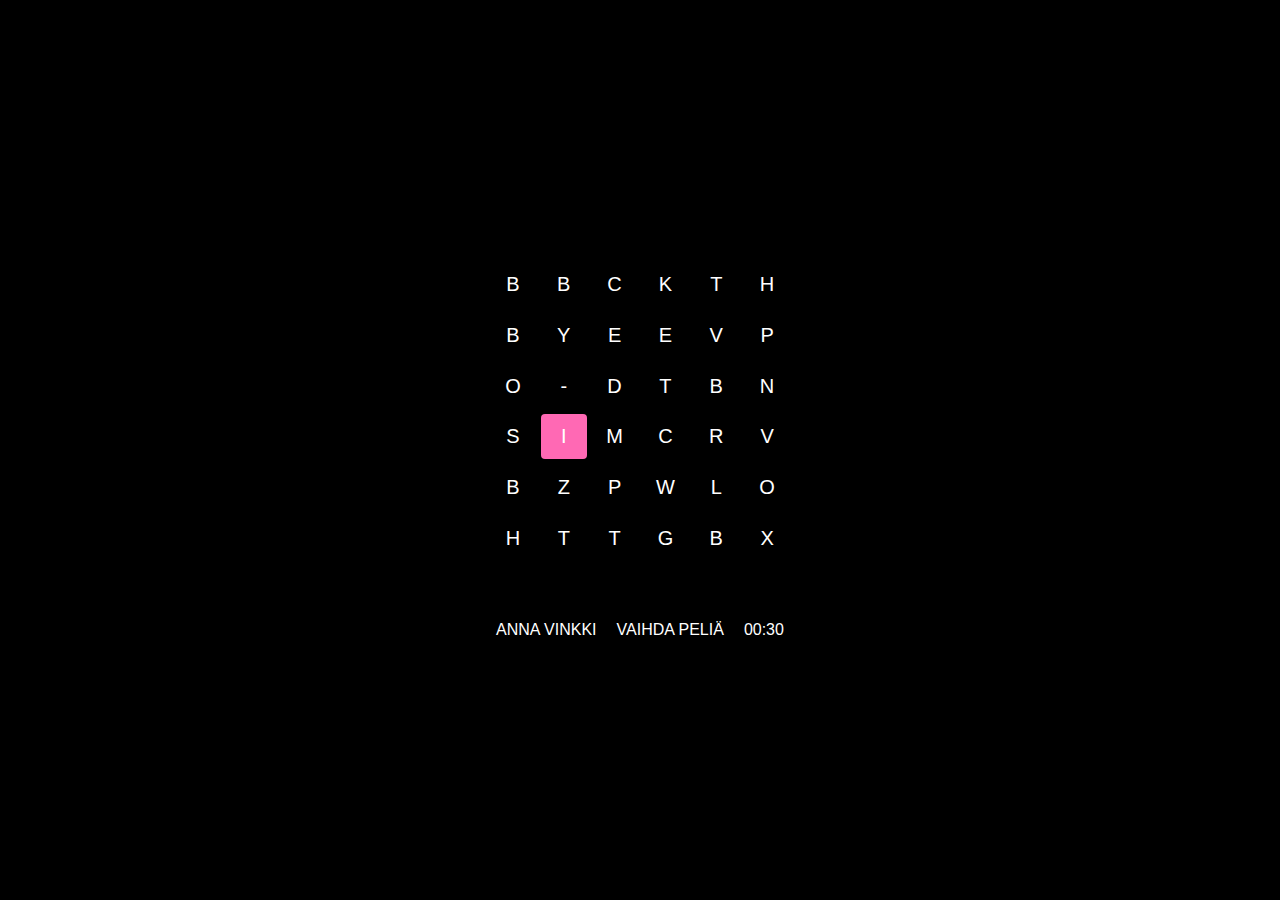
<file: index.html>
<!DOCTYPE html>
<html lang="fi">
<head>
    <meta charset="UTF-8">
    <meta name="viewport" content="width=device-width, initial-scale=1.0">
    <title>BoobsBuzz</title>
    <style>
        body {
            background-color: black;
            color: white;
            display: flex;
            flex-direction: column;
            align-items: center;
            justify-content: center;
            min-height: 100vh;
            margin: 0;
            font-family: Arial, sans-serif;
        }
        #puzzle {
            display: grid;
            grid-template-columns: repeat(6, 1fr);
            grid-gap: 5px;
            margin-bottom: 20px;
            width: 100%;
            max-width: 300px;
            position: relative;
        }
        .grid-item {
            width: 100%;
            padding-top: 100%;
            position: relative;
            background-color: black;
            cursor: pointer;
            transition: background-color 0.5s;
            border-radius: 4px;
        }
        .grid-item span {
            position: absolute;
            top: 50%;
            left: 50%;
            transform: translate(-50%, -50%);
            text-transform: uppercase;
            font-size: 20px;
            transition: color 0.5s;
        }
        .grid-item.clicked {
            background-color: #FF69B4;
        }
        .grid-item.wrong {
            background-color: rgba(255, 255, 255, 0.3);
        }
        @keyframes flash {
            0%, 100% { background-color: #FF69B4; }
            50% { background-color: transparent; }
        }
        .flash {
            animation: flash 0.2s 3;
        }
        @keyframes flashGrid {
            0%, 100% { background-color: #FF69B4; }
            50% { background-color: black; }
        }
        .flash-grid {
            animation: flashGrid 0.5s 1;
        }
        @keyframes moveUp {
            0% { transform: translate(0, 0); }
            100% { transform: translate(0, -50px); }
        }
        .move-up {
            animation: moveUp 1s forwards;
        }
        #found-word {
            position: absolute;
            top: -50px;
            left: 50%;
            transform: translateX(-50%);
            display: flex;
            visibility: hidden;
        }
        #found-word span {
            font-size: 24px;
            color: #FF69B4;
            margin: 0 5px;
        }
        #message-container {
            text-align: center;
            margin-top: 40px;
        }
        #link-container {
            font-size: 16px;
            color: gray;
            display: flex;
            justify-content: center;
            align-items: center;
        }
        #hint-button, #change-game-button {
            margin: 0 10px;
            cursor: pointer;
            color: white;
        }
        #change-game-button a {
            text-decoration: none;
            color: white;
        }
        #change-game-button a:hover {
            text-decoration: none;
        }
        #timer {
            margin: 0 10px;
            color: white;
        }
        a {
            color: white;
            text-decoration: none;
        }
        a:hover {
            text-decoration: underline;
        }
        .image-page {
            background-color: white;
            width: 100%;
            height: 100vh;
            display: flex;
            flex-direction: column;
            align-items: center;
            justify-content: flex-start;
            padding-top: 60px;
            position: relative;
        }
        .image-container {
            width: 400px;
            height: 400px;
            position: relative;
            overflow: hidden;
            display: flex;
            align-items: center;
            justify-content: center;
        }
        .zoom-image {
            position: absolute;
            top: 50%;
            left: 50%;
            transform: translate(-50%, -50%);
            width: 100%;
            height: 100%;
            object-fit: cover;
            transition: transform 2.5s, filter 1s;
        }
        @keyframes zoomIn {
            0% {
                transform: translate(-50%, -50%) scale(1) rotate(0deg);
                filter: blur(0);
            }
            85% {
                transform: translate(var(--targetX), var(--targetY)) scale(1.25) rotate(1deg);
                filter: blur(3px);
            }
            100% {
                transform: translate(var(--targetX), var(--targetY)) scale(1.05) rotate(0deg);
                filter: blur(0);
            }
        }
        .links-container {
            width: 400px;
            display: flex;
            justify-content: flex-end;
            margin-top: 20px;
        }
        .links-container a, .links-container div {
            font-size: 14px;
            color: black;
            text-decoration: none;
            margin-right: 10px;
        }
        .links-container div {
            cursor: pointer;
        }
        .gray-borders {
            position: absolute;
            top: 0;
            bottom: 0;
            width: 200px;
            background-color: #333;
        }
        .left-border {
            left: 0;
        }
        .right-border {
            right: 0;
        }
        .zoom-coordinates {
            margin-top: 20px;
            font-size: 16px;
            color: black;
        }
        .play-again-icon {
            width: 50px;
            height: 50px;
            background: url('play_icon.png') no-repeat center center;
            background-size: contain;
            cursor: pointer;
            position: absolute;
            bottom: 20px;
            right: 20px;
        }
    </style>
</head>
<body>
    <div id="puzzle">
        <!-- Puzzle items will be generated here -->
    </div>
    <div id="found-word"></div>
    <div id="message-container">
        <div id="link-container">
            <div id="hint-button" onclick="giveHint()">ANNA VINKKI</div>
            <div id="change-game-button"><a href="https://helkorn.github.io/wordporn/">VAIHDA PELIÄ</a></div>
            <div id="timer">00:30</div>
        </div>
    </div>

    <script>
        const gridElement = document.getElementById('puzzle');
        const foundWordElement = document.getElementById('found-word');
        const hintButton = document.getElementById('hint-button');
        const messageContainer = document.getElementById('message-container');
        let timerElement = document.getElementById('timer');
        let wrongClicks = 0;
        let timerInterval;
        let wordPositions = [];
        let hintCount = 0;

        hintButton.addEventListener('click', giveHint);

        async function fetchWord() {
            const response = await fetch('boobsmap.csv');
            const text = await response.text();
            const lines = text.split('\n').slice(1); // Skip the header
            const words = lines.map(line => line.split(',')[0].trim()).filter(word => word.length > 0);
            return words[Math.floor(Math.random() * words.length)];
        }

        async function fetchZoomData() {
            const response = await fetch('boobsmap.csv');
            const text = await response.text();
            const lines = text.split('\n').slice(1); // Skip the header
            const data = lines.map(line => {
                const [image_name, width, height, coord_x, coord_y, percent_x, percent_y] = line.split(',');
                return { image_name, percent_x: parseFloat(percent_x), percent_y: parseFloat(percent_y) };
            });
            return data;
        }

        async function createGrid() {
            const word = await fetchWord();
            wordPositions = [];

            let grid = [];
            for (let i = 0; i < 6; i++) {
                grid[i] = [];
                for (let j = 0; j < 6; j++) {
                    grid[i][j] = getRandomLetter();
                }
            }

            let startX = Math.floor(Math.random() * 6);
            let startY = Math.floor(Math.random() * 6);

            let directions = [[0, 1], [1, 0], [0, -1], [-1, 0]];
            let positions = [{ x: startX, y: startY }];
            grid[startY][startX] = word.charAt(0).toUpperCase();

            for (let i = 1; i < word.length; i++) {
                let lastPos = positions[positions.length - 1];
                let possibleDirections = directions.filter(dir => {
                    let newX = lastPos.x + dir[0];
                    let newY = lastPos.y + dir[1];
                    return newX >= 0 && newX < 6 && newY >= 0 && newY < 6 && !positions.some(pos => pos.x === newX && pos.y === newY);
                });

                if (possibleDirections.length === 0) break;

                let dir = possibleDirections[Math.floor(Math.random() * possibleDirections.length)];
                let newX = lastPos.x + dir[0];
                let newY = lastPos.y + dir[1];

                grid[newY][newX] = word.charAt(i).toUpperCase();
                positions.push({ x: newX, y: newY });
            }

            wordPositions = positions;
            return { grid, word, positions, startX, startY };
        }

        async function initGame() {
            clearInterval(timerInterval); // Ensure any previous timers are cleared
            gridElement.innerHTML = '';
            foundWordElement.innerHTML = '';
            messageContainer.innerHTML = `
                <div id="link-container">
                    <div id="hint-button" onclick="giveHint()">ANNA VINKKI</div>
                    <div id="change-game-button"><a href="https://helkorn.github.io/wordporn/">VAIHDA PELIÄ</a></div>
                    <div id="timer">00:30</div>
                </div>
            `;
            timerElement = document.querySelector('#timer'); // Use querySelector to get the timer element
            if (!timerElement) {
                console.error("Timer element not found");
                return;
            }
            hintButton.style.color = 'white';
            hintButton.style.cursor = 'pointer';
            const { grid, word, positions, startX, startY } = await createGrid();
            let foundLetters = 0;

            grid.forEach((row, rowIndex) => {
                row.forEach((letter, colIndex) => {
                    const cell = document.createElement('div');
                    cell.classList.add('grid-item');
                    cell.innerHTML = `<span>${letter}</span>`;
                    cell.dataset.letter = letter;
                    cell.dataset.row = rowIndex;
                    cell.dataset.col = colIndex;
                    cell.addEventListener('click', () => handleCellClick(cell, word.toUpperCase(), positions));
                    gridElement.appendChild(cell);
                });
            });

            const firstCell = [...gridElement.children].find(cell => 
                parseInt(cell.dataset.row) === startY && parseInt(cell.dataset.col) === startX
            );
            firstCell.classList.add('clicked');
            firstCell.dataset.found = true;
            foundLetters++;

            startTimer(word);
        }

        function handleCellClick(cell, word, positions) {
            const letter = cell.dataset.letter;
            const currentIndex = [...gridElement.children].filter(c => c.classList.contains('clicked')).length;

            if (cell.classList.contains('clicked')) {
                return;
            }

            const lastPos = positions[currentIndex - 1];
            const row = parseInt(cell.dataset.row);
            const col = parseInt(cell.dataset.col);

            if (isAdjacent(lastPos, { x: col, y: row }) && letter === word[currentIndex].toUpperCase()) {
                cell.classList.add('clicked');
                if (currentIndex + 1 === word.length) {
                    setTimeout(() => {
                        animateFoundWord(word);
                        setTimeout(() => {
                            showImage(word);
                        }, 1000);
                    }, 500);
                }
            } else {
                cell.classList.add('wrong');
                wrongClicks++;
                setTimeout(() => {
                    cell.classList.remove('wrong');
                }, 300);
            }
        }

        function isAdjacent(pos1, pos2) {
            return (Math.abs(pos1.x - pos2.x) + Math.abs(pos1.y - pos2.y)) === 1;
        }

        function animateFoundWord(word) {
            const clickedCells = [...gridElement.children].filter(cell => cell.classList.contains('clicked'));
            clickedCells.forEach(cell => {
                cell.classList.add('flash');
            });

            setTimeout(() => {
                clickedCells.forEach((cell, index) => {
                    cell.classList.add('move-up');
                    cell.style.setProperty('--index', index);
                    const letterSpan = document.createElement('span');
                    letterSpan.textContent = cell.dataset.letter;
                    foundWordElement.appendChild(letterSpan);
                });
                foundWordElement.style.visibility = 'visible';
            }, 600);
        }

        function startTimer(word) {
            let timeLeft = 30;
            timerElement = document.querySelector('#timer'); // Use querySelector to get the timer element
            if (!timerElement) {
                console.error("Timer element not found");
                return;
            }
            timerElement.textContent = `00:${timeLeft < 10 ? '0' + timeLeft : timeLeft}`;
            clearInterval(timerInterval);
            timerInterval = setInterval(() => {
                timeLeft--;
                timerElement.textContent = `00:${timeLeft < 10 ? '0' + timeLeft : timeLeft}`;
                if (timeLeft <= 0) {
                    clearInterval(timerInterval);
                    flashGridAndRestart();
                }
            }, 1000);
        }

        function flashGridAndRestart() {
            gridElement.classList.add('flash-grid');
            setTimeout(() => {
                gridElement.classList.remove('flash-grid');
                initGame();
            }, 500);
        }

        function giveHint() {
            if (hintCount >= 3) {
                hintButton.style.color = 'gray';
                hintButton.style.cursor = 'not-allowed';
                return;
            }
            const currentIndex = [...gridElement.children].filter(c => c.classList.contains('clicked')).length;
            const nextPos = wordPositions[currentIndex];

            if (nextPos) {
                const nextCell = [...gridElement.children].find(cell => 
                    parseInt(cell.dataset.row) === nextPos.y && parseInt(cell.dataset.col) === nextPos.x
                );
                nextCell.classList.add('clicked');
                nextCell.dataset.found = true;
                hintCount++;

                if (hintCount >= 3) {
                    hintButton.style.color = 'gray';
                    hintButton.style.cursor = 'not-allowed';
                }
            }
        }

        function getRandomLetter() {
            const letters = 'ABCDEFGHIJKLMNOPQRSTUVWXYZÄÖ';
            return letters[Math.floor(Math.random() * letters.length)];
        }

        async function showImage(word) {
            const zoomData = await fetchZoomData();
            const imageZoom = zoomData.find(data => data.image_name.toLowerCase() === word.toLowerCase());
            const targetX = imageZoom ? -imageZoom.percent_x : -50;
            const targetY = imageZoom ? -imageZoom.percent_y : -50;

            document.body.innerHTML = `
                <div class="image-page">
                    <div class="gray-borders left-border"></div>
                    <div class="gray-borders right-border"></div>
                    <div class="image-container">
                        <img id="mainImage" class="zoom-image" src="titpics/${word.toLowerCase()}.png" style="--targetX: ${targetX}%; --targetY: ${targetY}%; transform: translate(-50%, -50%);">
                    </div>
                    <div id="playAgain" class="play-again-icon"></div>
                </div>
            `;

            const mainImage = document.getElementById('mainImage');

            // Start zoom animation
            setTimeout(() => {
                mainImage.style.animation = 'zoomIn 2.5s forwards';
            }, 1000); // Start after 1 second

            // Ensure the play-again icon is linked to the correct URL
            const playAgainIcon = document.getElementById('playAgain');
            playAgainIcon.addEventListener('click', () => {
                console.log("Play again button clicked!");
                window.location.href = 'https://helkorn.github.io/boobsbuzz/'; // Redirect to the main page
            });
        }

        document.addEventListener('DOMContentLoaded', (event) => {
            initGame();
        });

    </script>
</body>
</html>


    </script>
</body>
</html>
</file>
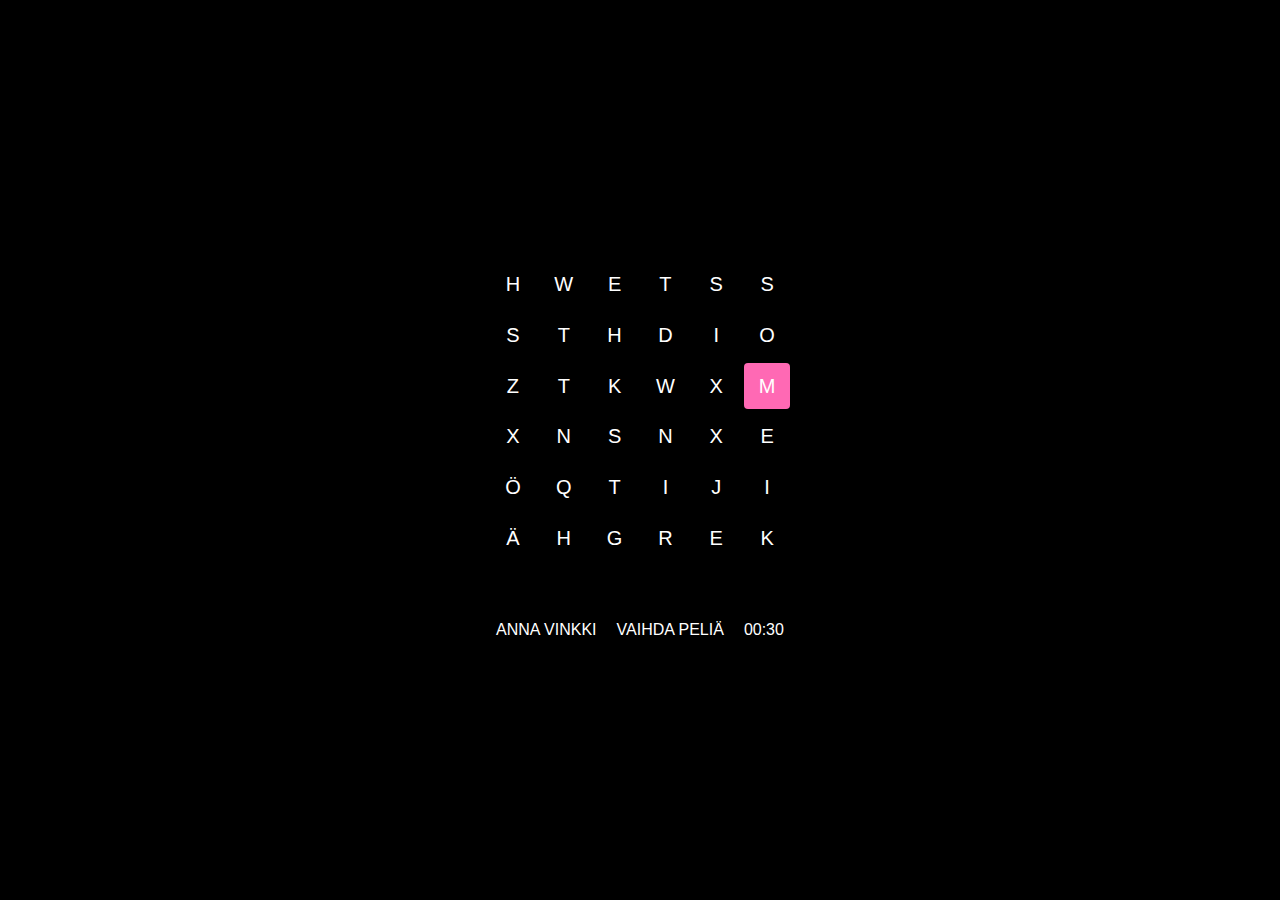
<file: boobsbuzz.html>
<!DOCTYPE html>
<html lang="fi">
<head>
    <meta charset="UTF-8">
    <meta name="viewport" content="width=device-width, initial-scale=1.0">
    <title>BoobsBuzz</title>
    <style>
        body {
            background-color: black;
            color: white;
            display: flex;
            flex-direction: column;
            align-items: center;
            justify-content: center;
            min-height: 100vh;
            margin: 0;
            font-family: Arial, sans-serif;
        }
        #puzzle {
            display: grid;
            grid-template-columns: repeat(6, 1fr);
            grid-gap: 5px;
            margin-bottom: 20px;
            width: 100%;
            max-width: 300px;
            position: relative;
        }
        .grid-item {
            width: 100%;
            padding-top: 100%;
            position: relative;
            background-color: black;
            cursor: pointer;
            transition: background-color 0.5s;
            border-radius: 4px;
        }
        .grid-item span {
            position: absolute;
            top: 50%;
            left: 50%;
            transform: translate(-50%, -50%);
            text-transform: uppercase;
            font-size: 20px;
            transition: color 0.5s;
        }
        .grid-item.clicked {
            background-color: #FF69B4;
        }
        .grid-item.wrong {
            background-color: rgba(255, 255, 255, 0.3);
        }
        @keyframes flash {
            0%, 100% { background-color: #FF69B4; }
            50% { background-color: transparent; }
        }
        .flash {
            animation: flash 0.2s 3;
        }
        @keyframes flashGrid {
            0%, 100% { background-color: #FF69B4; }
            50% { background-color: black; }
        }
        .flash-grid {
            animation: flashGrid 0.5s 1;
        }
        @keyframes moveUp {
            0% { transform: translate(0, 0); }
            100% { transform: translate(0, -50px); }
        }
        .move-up {
            animation: moveUp 1s forwards;
        }
        #found-word {
            position: absolute;
            top: -50px;
            left: 50%;
            transform: translateX(-50%);
            display: flex;
            visibility: hidden;
        }
        #found-word span {
            font-size: 24px;
            color: #FF69B4;
            margin: 0 5px;
        }
        #message-container {
            text-align: center;
            margin-top: 40px;
        }
        #link-container {
            font-size: 16px;
            color: gray;
            display: flex;
            justify-content: center;
            align-items: center;
        }
        #hint-button, #change-game-button {
            margin: 0 10px;
            cursor: pointer;
            color: white;
        }
        #change-game-button a {
            text-decoration: none;
            color: white;
        }
        #change-game-button a:hover {
            text-decoration: none;
        }
        #timer {
            margin: 0 10px;
            color: white;
        }
        a {
            color: white;
            text-decoration: none;
        }
        a:hover {
            text-decoration: underline;
        }
        .image-page {
            background-color: white;
            width: 100%;
            height: 100vh;
            display: flex;
            flex-direction: column;
            align-items: center;
            justify-content: flex-start;
            padding-top: 60px;
            position: relative;
        }
        .image-container {
            width: 400px;
            height: 400px;
            position: relative;
            overflow: hidden;
            display: flex;
            align-items: center;
            justify-content: center;
        }
        .blur-background {
            position: absolute;
            width: 100%;
            height: 100%;
            overflow: hidden;
        }
        .blur-background img {
            position: absolute;
            top: 50%;
            left: 50%;
            transform: translate(-50%, -50%);
            width: 100%;
            height: 100%;
            object-fit: cover;
            filter: blur(20px);
        }
        .zoom-image {
            position: absolute;
            top: 50%;
            left: 50%;
            transform: translate(-50%, -50%);
            width: 100%;
            height: 100%;
            object-fit: cover;
            transition: transform 2.5s, filter 1s;
        }
        @keyframes zoomIn {
            0% {
                transform: translate(-50%, -50%) scale(1) rotate(0deg);
                filter: blur(0);
            }
            85% {
                transform: translate(-50%, -50%) scale(1.25) rotate(1deg);
                filter: blur(3px);
            }
            100% {
                transform: translate(-50%, -50%) scale(1.05) rotate(0deg);
                filter: blur(0);
            }
        }
        .links-container {
            width: 400px;
            display: flex;
            justify-content: flex-end;
            margin-top: 20px;
        }
        .links-container a, .links-container div {
            font-size: 14px;
            color: black;
            text-decoration: none;
            margin-right: 10px;
        }
        .links-container div {
            cursor: pointer;
        }
        .gray-borders {
            position: absolute;
            top: 0;
            bottom: 0;
            width: 200px;
            background-color: #333;
        }
        .left-border {
            left: 0;
        }
        .right-border {
            right: 0;
        }
        .zoom-coordinates {
            margin-top: 20px;
            font-size: 16px;
            color: black;
        }
    </style>
</head>
<body>
    <div id="puzzle">
        <!-- Puzzle items will be generated here -->
    </div>
    <div id="found-word"></div>
    <div id="message-container">
        <div id="link-container">
            <div id="hint-button" onclick="giveHint()">ANNA VINKKI</div>
            <div id="change-game-button"><a href="../wordporn.html">VAIHDA PELIÄ</a></div>
            <div id="timer">00:30</div>
        </div>
    </div>

    <script>
        const gridElement = document.getElementById('puzzle');
        const foundWordElement = document.getElementById('found-word');
        const hintButton = document.getElementById('hint-button');
        const messageContainer = document.getElementById('message-container');
        let timerElement = document.getElementById('timer');
        let wrongClicks = 0;
        let timerInterval;
        let wordPositions = [];
        let hintCount = 0;

        hintButton.addEventListener('click', giveHint);

        async function fetchWord() {
            const response = await fetch('../melonit.csv');
            const text = await response.text();
            const words = text.split('\n').map(word => word.trim()).filter(word => word.length > 0);
            return words[Math.floor(Math.random() * words.length)];
        }

        async function fetchZoomData() {
            const response = await fetch('../boobsmap.csv');
            const text = await response.text();
            const lines = text.split('\n').slice(1); // Skip the header
            const data = lines.map(line => {
                const [image_name, width, height, coord_x, coord_y, percent_x, percent_y] = line.split(',');
                return { image_name, percent_x: parseFloat(percent_x), percent_y: parseFloat(percent_y) };
            });
            return data;
        }

        async function createGrid() {
            const word = (await fetchWord());
            wordPositions = [];

            let grid = [];
            for (let i = 0; i < 6; i++) {
                grid[i] = [];
                for (let j = 0; j < 6; j++) {
                    grid[i][j] = getRandomLetter();
                }
            }

            let startX = Math.floor(Math.random() * 6);
            let startY = Math.floor(Math.random() * 6);

            let directions = [[0, 1], [1, 0], [0, -1], [-1, 0]];
            let positions = [{ x: startX, y: startY }];
            grid[startY][startX] = word.charAt(0).toUpperCase();

            for (let i = 1; i < word.length; i++) {
                let lastPos = positions[positions.length - 1];
                let possibleDirections = directions.filter(dir => {
                    let newX = lastPos.x + dir[0];
                    let newY = lastPos.y + dir[1];
                    return newX >= 0 && newX < 6 && newY >= 0 && newY < 6 && !positions.some(pos => pos.x === newX && pos.y === newY);
                });

                if (possibleDirections.length === 0) break;

                let dir = possibleDirections[Math.floor(Math.random() * possibleDirections.length)];
                let newX = lastPos.x + dir[0];
                let newY = lastPos.y + dir[1];

                grid[newY][newX] = word.charAt(i).toUpperCase();
                positions.push({ x: newX, y: newY });
            }

            wordPositions = positions;
            return { grid, word, positions, startX, startY };
        }

        async function initGame() {
            gridElement.innerHTML = '';
            foundWordElement.innerHTML = '';
            messageContainer.innerHTML = `
                <div id="link-container">
                    <div id="hint-button" onclick="giveHint()">ANNA VINKKI</div>
                    <div id="change-game-button"><a href="../wordporn.html">VAIHDA PELIÄ</a></div>
                    <div id="timer">00:30</div>
                </div>
            `;
            hintButton.style.color = 'white';
            hintButton.style.cursor = 'pointer';
            const { grid, word, positions, startX, startY } = await createGrid();
            let foundLetters = 0;

            grid.forEach((row, rowIndex) => {
                row.forEach((letter, colIndex) => {
                    const cell = document.createElement('div');
                    cell.classList.add('grid-item');
                    cell.innerHTML = `<span>${letter}</span>`;
                    cell.dataset.letter = letter;
                    cell.dataset.row = rowIndex;
                    cell.dataset.col = colIndex;
                    cell.addEventListener('click', () => handleCellClick(cell, word.toUpperCase(), positions));
                    gridElement.appendChild(cell);
                });
            });

            const firstCell = [...gridElement.children].find(cell => 
                parseInt(cell.dataset.row) === startY && parseInt(cell.dataset.col) === startX
            );
            firstCell.classList.add('clicked');
            firstCell.dataset.found = true;
            foundLetters++;

            startTimer(word);
        }

        function handleCellClick(cell, word, positions) {
            const letter = cell.dataset.letter;
            const currentIndex = [...gridElement.children].filter(c => c.classList.contains('clicked')).length;

            if (cell.classList.contains('clicked')) {
                return;
            }

            const lastPos = positions[currentIndex - 1];
            const row = parseInt(cell.dataset.row);
            const col = parseInt(cell.dataset.col);

            if (isAdjacent(lastPos, { x: col, y: row }) && letter === word[currentIndex].toUpperCase()) {
                cell.classList.add('clicked');
                if (currentIndex + 1 === word.length) {
                    setTimeout(() => {
                        animateFoundWord(word);
                        setTimeout(() => {
                            showImage(word);
                        }, 1000);
                    }, 500);
                }
            } else {
                cell.classList.add('wrong');
                wrongClicks++;
                setTimeout(() => {
                    cell.classList.remove('wrong');
                }, 300);
            }
        }

        function isAdjacent(pos1, pos2) {
            return (Math.abs(pos1.x - pos2.x) + Math.abs(pos1.y - pos2.y)) === 1;
        }

        function animateFoundWord(word) {
            const clickedCells = [...gridElement.children].filter(cell => cell.classList.contains('clicked'));
            clickedCells.forEach(cell => {
                cell.classList.add('flash');
            });

            setTimeout(() => {
                clickedCells.forEach((cell, index) => {
                    cell.classList.add('move-up');
                    cell.style.setProperty('--index', index);
                    const letterSpan = document.createElement('span');
                    letterSpan.textContent = cell.dataset.letter;
                    foundWordElement.appendChild(letterSpan);
                });
                foundWordElement.style.visibility = 'visible';
            }, 600);
        }

        function startTimer(word) {
            let timeLeft = 30;
            timerElement = document.getElementById('timer');
            timerElement.textContent = `00:${timeLeft < 10 ? '0' + timeLeft : timeLeft}`;
            clearInterval(timerInterval);
            timerInterval = setInterval(() => {
                timeLeft--;
                timerElement.textContent = `00:${timeLeft < 10 ? '0' + timeLeft : timeLeft}`;
                if (timeLeft <= 0) {
                    clearInterval(timerInterval);
                    flashGridAndRestart();
                }
            }, 1000);
        }

        function flashGridAndRestart() {
            gridElement.classList.add('flash-grid');
            setTimeout(() => {
                gridElement.classList.remove('flash-grid');
                initGame();
            }, 500);
        }

        function giveHint() {
            if (hintCount >= 3) {
                hintButton.style.color = 'gray';
                hintButton.style.cursor = 'not-allowed';
                return;
            }
            const currentIndex = [...gridElement.children].filter(c => c.classList.contains('clicked')).length;
            const nextPos = wordPositions[currentIndex];

            if (nextPos) {
                const nextCell = [...gridElement.children].find(cell => 
                    parseInt(cell.dataset.row) === nextPos.y && parseInt(cell.dataset.col) === nextPos.x
                );
                nextCell.classList.add('clicked');
                nextCell.dataset.found = true;
                hintCount++;

                if (hintCount >= 3) {
                    hintButton.style.color = 'gray';
                    hintButton.style.cursor = 'not-allowed';
                }
            }
        }

        function getRandomLetter() {
            const letters = 'ABCDEFGHIJKLMNOPQRSTUVWXYZÄÖ';
            return letters[Math.floor(Math.random() * letters.length)];
        }

        async function showImage(word) {
            const zoomData = await fetchZoomData();
            const imageZoom = zoomData.find(data => data.image_name.toLowerCase() === word.toLowerCase());
            const percentX = imageZoom ? imageZoom.percent_x : 50;
            const percentY = imageZoom ? imageZoom.percent_y : 50;

            document.body.innerHTML = `
                <div class="image-page">
                    <div class="gray-borders left-border"></div>
                    <div class="gray-borders right-border"></div>
                    <div class="image-container">
                        <div class="blur-background">
                            <img src="../titpics/${word.charAt(0).toUpperCase() + word.slice(1).toLowerCase()}.png">
                        </div>
                        <img id="mainImage" class="zoom-image" src="../titpics/${word.charAt(0).toUpperCase() + word.slice(1).toLowerCase()}.png" style="transform: translate(-${percentX}%, -${percentY}%);">
                    </div>
                    <div class="links-container">
                        <a href="titpics.html">OSTA TÄMÄ PAITA</a>
                        <div onclick="window.location.href='boobsbuzz.html'">UUSI PELI</div>
                    </div>
                    <div class="zoom-coordinates">
                        <p>X-Koordinaatti: ${percentX}%</p>
                        <p>Y-Koordinaatti: ${percentY}%</p>
                    </div>
                </div>
            `;

            const mainImage = document.getElementById('mainImage');

            // Start zoom animation
            setTimeout(() => {
                mainImage.style.animation = 'zoomIn 2.5s forwards';
            }, 1000); // Start after 1 second
        }

        initGame();
    </script>
</body>
</html>
</file>
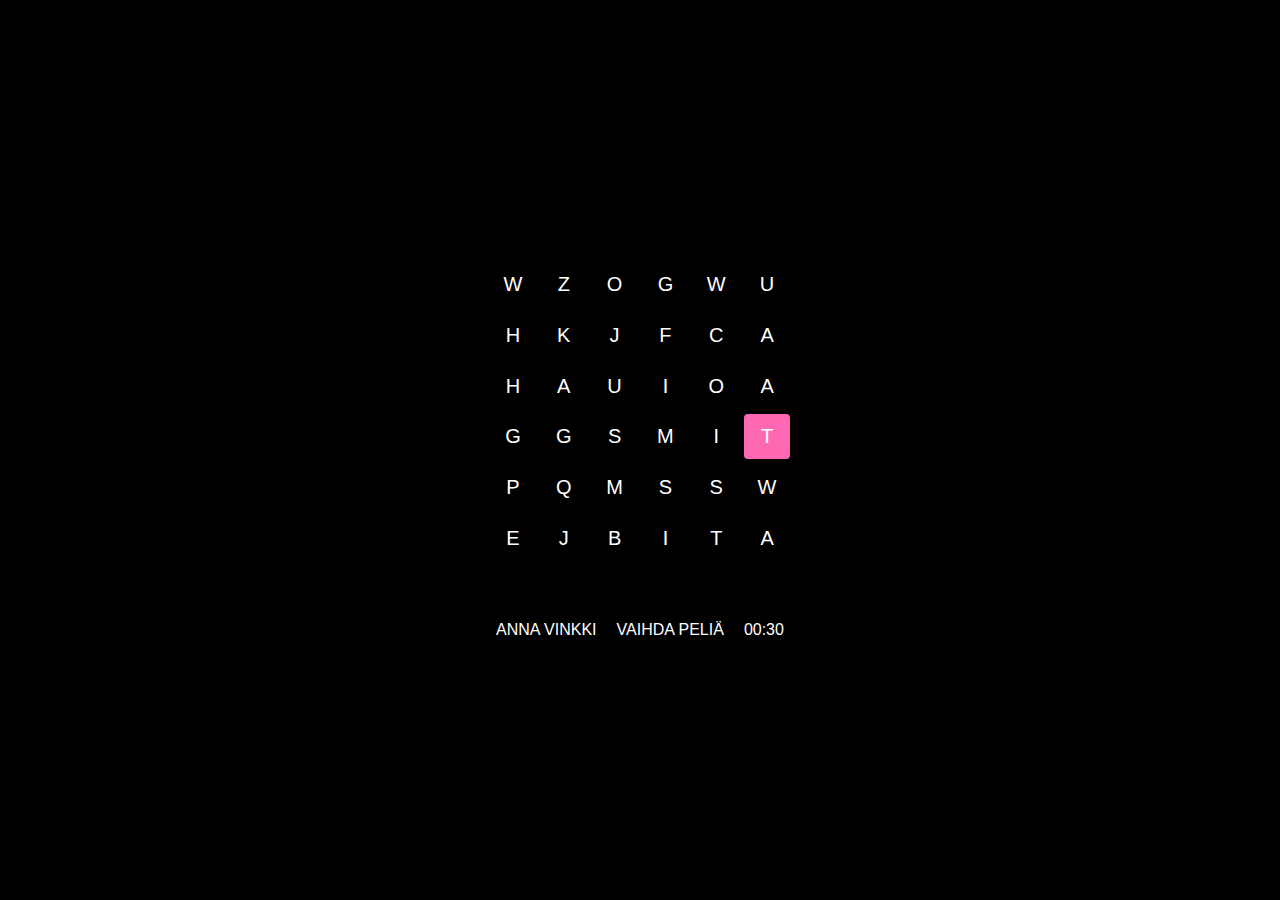
<file: index_save.html>
<!DOCTYPE html>
<html lang="fi">
<head>
    <meta charset="UTF-8">
    <meta name="viewport" content="width=device-width, initial-scale=1.0">
    <title>BoobsBuzz</title>
    <style>
        body {
            background-color: black;
            color: white;
            display: flex;
            flex-direction: column;
            align-items: center;
            justify-content: center;
            min-height: 100vh;
            margin: 0;
            font-family: Arial, sans-serif;
        }
        #puzzle {
            display: grid;
            grid-template-columns: repeat(6, 1fr);
            grid-gap: 5px;
            margin-bottom: 20px;
            width: 100%;
            max-width: 300px;
            position: relative;
        }
        .grid-item {
            width: 100%;
            padding-top: 100%;
            position: relative;
            background-color: black;
            cursor: pointer;
            transition: background-color 0.5s;
            border-radius: 4px;
        }
        .grid-item span {
            position: absolute;
            top: 50%;
            left: 50%;
            transform: translate(-50%, -50%);
            text-transform: uppercase;
            font-size: 20px;
            transition: color 0.5s;
        }
        .grid-item.clicked {
            background-color: #FF69B4;
        }
        .grid-item.wrong {
            background-color: rgba(255, 255, 255, 0.3);
        }
        @keyframes flash {
            0%, 100% { background-color: #FF69B4; }
            50% { background-color: transparent; }
        }
        .flash {
            animation: flash 0.2s 3;
        }
        @keyframes flashGrid {
            0%, 100% { background-color: #FF69B4; }
            50% { background-color: black; }
        }
        .flash-grid {
            animation: flashGrid 0.5s 1;
        }
        @keyframes moveUp {
            0% { transform: translate(0, 0); }
            100% { transform: translate(0, -50px); }
        }
        .move-up {
            animation: moveUp 1s forwards;
        }
        #found-word {
            position: absolute;
            top: -50px;
            left: 50%;
            transform: translateX(-50%);
            display: flex;
            visibility: hidden;
        }
        #found-word span {
            font-size: 24px;
            color: #FF69B4;
            margin: 0 5px;
        }
        #message-container {
            text-align: center;
            margin-top: 40px;
        }
        #link-container {
            font-size: 16px;
            color: gray;
            display: flex;
            justify-content: center;
            align-items: center;
        }
        #hint-button, #change-game-button {
            margin: 0 10px;
            cursor: pointer;
            color: white;
        }
        #change-game-button a {
            text-decoration: none;
            color: white;
        }
        #change-game-button a:hover {
            text-decoration: none;
        }
        #timer {
            margin: 0 10px;
            color: white;
        }
        a {
            color: white;
            text-decoration: none;
        }
        a:hover {
            text-decoration: underline;
        }
        .image-page {
            background-color: white;
            width: 100%;
            height: 100vh;
            display: flex;
            flex-direction: column;
            align-items: center;
            justify-content: flex-start;
            padding-top: 60px;
            position: relative;
        }
        .image-container {
            width: 400px;
            height: 400px;
            position: relative;
            overflow: hidden;
            display: flex;
            align-items: center;
            justify-content: center;
        }
        .zoom-image {
            position: absolute;
            top: 50%;
            left: 50%;
            transform: translate(-50%, -50%);
            width: 100%;
            height: 100%;
            object-fit: cover;
            transition: transform 2.5s, filter 1s;
        }
        @keyframes zoomIn {
            0% {
                transform: translate(-50%, -50%) scale(1) rotate(0deg);
                filter: blur(0);
            }
            85% {
                transform: translate(-50%, -50%) scale(1.25) rotate(1deg);
                filter: blur(3px);
            }
            100% {
                transform: translate(-50%, -50%) scale(1.05) rotate(0deg);
                filter: blur(0);
            }
        }
        .links-container {
            width: 400px;
            display: flex;
            justify-content: flex-end;
            margin-top: 20px;
        }
        .links-container a, .links-container div {
            font-size: 14px;
            color: black;
            text-decoration: none;
            margin-right: 10px;
        }
        .links-container div {
            cursor: pointer;
        }
        .gray-borders {
            position: absolute;
            top: 0;
            bottom: 0;
            width: 200px;
            background-color: #333;
        }
        .left-border {
            left: 0;
        }
        .right-border {
            right: 0;
        }
        .zoom-coordinates {
            margin-top: 20px;
            font-size: 16px;
            color: black;
        }
    </style>
</head>
<body>
    <div id="puzzle">
        <!-- Puzzle items will be generated here -->
    </div>
    <div id="found-word"></div>
    <div id="message-container">
        <div id="link-container">
            <div id="hint-button" onclick="giveHint()">ANNA VINKKI</div>
            <div id="change-game-button"><a href="https://helkorn.github.io/wordporn/">VAIHDA PELIÄ</a></div>
            <div id="timer">00:30</div>
        </div>
    </div>

    <script>
        const gridElement = document.getElementById('puzzle');
        const foundWordElement = document.getElementById('found-word');
        const hintButton = document.getElementById('hint-button');
        const messageContainer = document.getElementById('message-container');
        let timerElement = document.getElementById('timer');
        let wrongClicks = 0;
        let timerInterval;
        let wordPositions = [];
        let hintCount = 0;

        hintButton.addEventListener('click', giveHint);

        async function fetchWord() {
            const response = await fetch('melonit.csv');
            const text = await response.text();
            const words = text.split('\n').map(word => word.trim()).filter(word => word.length > 0);
            return words[Math.floor(Math.random() * words.length)];
        }

        async function fetchZoomData() {
            const response = await fetch('boobsmap.csv');
            const text = await response.text();
            const lines = text.split('\n').slice(1); // Skip the header
            const data = lines.map(line => {
                const [image_name, width, height, coord_x, coord_y, percent_x, percent_y] = line.split(',');
                return { image_name, percent_x: parseFloat(percent_x), percent_y: parseFloat(percent_y) };
            });
            return data;
        }

        async function createGrid() {
            const word = (await fetchWord());
            wordPositions = [];

            let grid = [];
            for (let i = 0; i < 6; i++) {
                grid[i] = [];
                for (let j = 0; j < 6; j++) {
                    grid[i][j] = getRandomLetter();
                }
            }

            let startX = Math.floor(Math.random() * 6);
            let startY = Math.floor(Math.random() * 6);

            let directions = [[0, 1], [1, 0], [0, -1], [-1, 0]];
            let positions = [{ x: startX, y: startY }];
            grid[startY][startX] = word.charAt(0).toUpperCase();

            for (let i = 1; i < word.length; i++) {
                let lastPos = positions[positions.length - 1];
                let possibleDirections = directions.filter(dir => {
                    let newX = lastPos.x + dir[0];
                    let newY = lastPos.y + dir[1];
                    return newX >= 0 && newX < 6 && newY >= 0 && newY < 6 && !positions.some(pos => pos.x === newX && pos.y === newY);
                });

                if (possibleDirections.length === 0) break;

                let dir = possibleDirections[Math.floor(Math.random() * possibleDirections.length)];
                let newX = lastPos.x + dir[0];
                let newY = lastPos.y + dir[1];

                grid[newY][newX] = word.charAt(i).toUpperCase();
                positions.push({ x: newX, y: newY });
            }

            wordPositions = positions;
            return { grid, word, positions, startX, startY };
        }

        async function initGame() {
            gridElement.innerHTML = '';
            foundWordElement.innerHTML = '';
            messageContainer.innerHTML = `
                <div id="link-container">
                    <div id="hint-button" onclick="giveHint()">ANNA VINKKI</div>
                    <div id="change-game-button"><a href="https://helkorn.github.io/wordporn/">VAIHDA PELIÄ</a></div>
                    <div id="timer">00:30</div>
                </div>
            `;
            hintButton.style.color = 'white';
            hintButton.style.cursor = 'pointer';
            const { grid, word, positions, startX, startY } = await createGrid();
            let foundLetters = 0;

            grid.forEach((row, rowIndex) => {
                row.forEach((letter, colIndex) => {
                    const cell = document.createElement('div');
                    cell.classList.add('grid-item');
                    cell.innerHTML = `<span>${letter}</span>`;
                    cell.dataset.letter = letter;
                    cell.dataset.row = rowIndex;
                    cell.dataset.col = colIndex;
                    cell.addEventListener('click', () => handleCellClick(cell, word.toUpperCase(), positions));
                    gridElement.appendChild(cell);
                });
            });

            const firstCell = [...gridElement.children].find(cell => 
                parseInt(cell.dataset.row) === startY && parseInt(cell.dataset.col) === startX
            );
            firstCell.classList.add('clicked');
            firstCell.dataset.found = true;
            foundLetters++;

            startTimer(word);
        }

        function handleCellClick(cell, word, positions) {
            const letter = cell.dataset.letter;
            const currentIndex = [...gridElement.children].filter(c => c.classList.contains('clicked')).length;

            if (cell.classList.contains('clicked')) {
                return;
            }

            const lastPos = positions[currentIndex - 1];
            const row = parseInt(cell.dataset.row);
            const col = parseInt(cell.dataset.col);

            if (isAdjacent(lastPos, { x: col, y: row }) && letter === word[currentIndex].toUpperCase()) {
                cell.classList.add('clicked');
                if (currentIndex + 1 === word.length) {
                    setTimeout(() => {
                        animateFoundWord(word);
                        setTimeout(() => {
                            showImage(word);
                        }, 1000);
                    }, 500);
                }
            } else {
                cell.classList.add('wrong');
                wrongClicks++;
                setTimeout(() => {
                    cell.classList.remove('wrong');
                }, 300);
            }
        }

        function isAdjacent(pos1, pos2) {
            return (Math.abs(pos1.x - pos2.x) + Math.abs(pos1.y - pos2.y)) === 1;
        }

        function animateFoundWord(word) {
            const clickedCells = [...gridElement.children].filter(cell => cell.classList.contains('clicked'));
            clickedCells.forEach(cell => {
                cell.classList.add('flash');
            });

            setTimeout(() => {
                clickedCells.forEach((cell, index) => {
                    cell.classList.add('move-up');
                    cell.style.setProperty('--index', index);
                    const letterSpan = document.createElement('span');
                    letterSpan.textContent = cell.dataset.letter;
                    foundWordElement.appendChild(letterSpan);
                });
                foundWordElement.style.visibility = 'visible';
            }, 600);
        }

        function startTimer(word) {
            let timeLeft = 30;
            timerElement = document.getElementById('timer');
            timerElement.textContent = `00:${timeLeft < 10 ? '0' + timeLeft : timeLeft}`;
            clearInterval(timerInterval);
            timerInterval = setInterval(() => {
                timeLeft--;
                timerElement.textContent = `00:${timeLeft < 10 ? '0' + timeLeft : timeLeft}`;
                if (timeLeft <= 0) {
                    clearInterval(timerInterval);
                    flashGridAndRestart();
                }
            }, 1000);
        }

        function flashGridAndRestart() {
            gridElement.classList.add('flash-grid');
            setTimeout(() => {
                gridElement.classList.remove('flash-grid');
                initGame();
            }, 500);
        }

        function giveHint() {
            if (hintCount >= 3) {
                hintButton.style.color = 'gray';
                hintButton.style.cursor = 'not-allowed';
                return;
            }
            const currentIndex = [...gridElement.children].filter(c => c.classList.contains('clicked')).length;
            const nextPos = wordPositions[currentIndex];

            if (nextPos) {
                const nextCell = [...gridElement.children].find(cell => 
                    parseInt(cell.dataset.row) === nextPos.y && parseInt(cell.dataset.col) === nextPos.x
                );
                nextCell.classList.add('clicked');
                nextCell.dataset.found = true;
                hintCount++;

                if (hintCount >= 3) {
                    hintButton.style.color = 'gray';
                    hintButton.style.cursor = 'not-allowed';
                }
            }
        }

        function getRandomLetter() {
            const letters = 'ABCDEFGHIJKLMNOPQRSTUVWXYZÄÖ';
            return letters[Math.floor(Math.random() * letters.length)];
        }

        async function showImage(word) {
            const zoomData = await fetchZoomData();
            const imageZoom = zoomData.find(data => data.image_name.toLowerCase() === word.toLowerCase());
            const percentX = imageZoom ? imageZoom.percent_x : 50;
            const percentY = imageZoom ? imageZoom.percent_y : 50;

            document.body.innerHTML = `
                <div class="image-page">
                    <div class="gray-borders left-border"></div>
                    <div class="gray-borders right-border"></div>
                    <div class="image-container">
                        <img id="mainImage" class="zoom-image" src="titpics/${word.toLowerCase()}.png" style="transform: translate(-${percentX}%, -${percentY}%);">
                    </div>
                    <div class="links-container">
                        <a href="titpics.html">OSTA TÄMÄ PAITA</a>
                        <div onclick="window.location.href='https://helkorn.github.io/boobsbuzz/'">UUSI PELI</div>
                    </div>
                    <div class="zoom-coordinates">
                        <p>X-Koordinaatti: ${percentX}%</p>
                        <p>Y-Koordinaatti: ${percentY}%</p>
                    </div>
                </div>
            `;

            const mainImage = document.getElementById('mainImage');

            // Start zoom animation
            setTimeout(() => {
                mainImage.style.animation = 'zoomIn 2.5s forwards';
            }, 1000); // Start after 1 second
        }

        initGame();
    </script>
</body>
</html>
</file>
